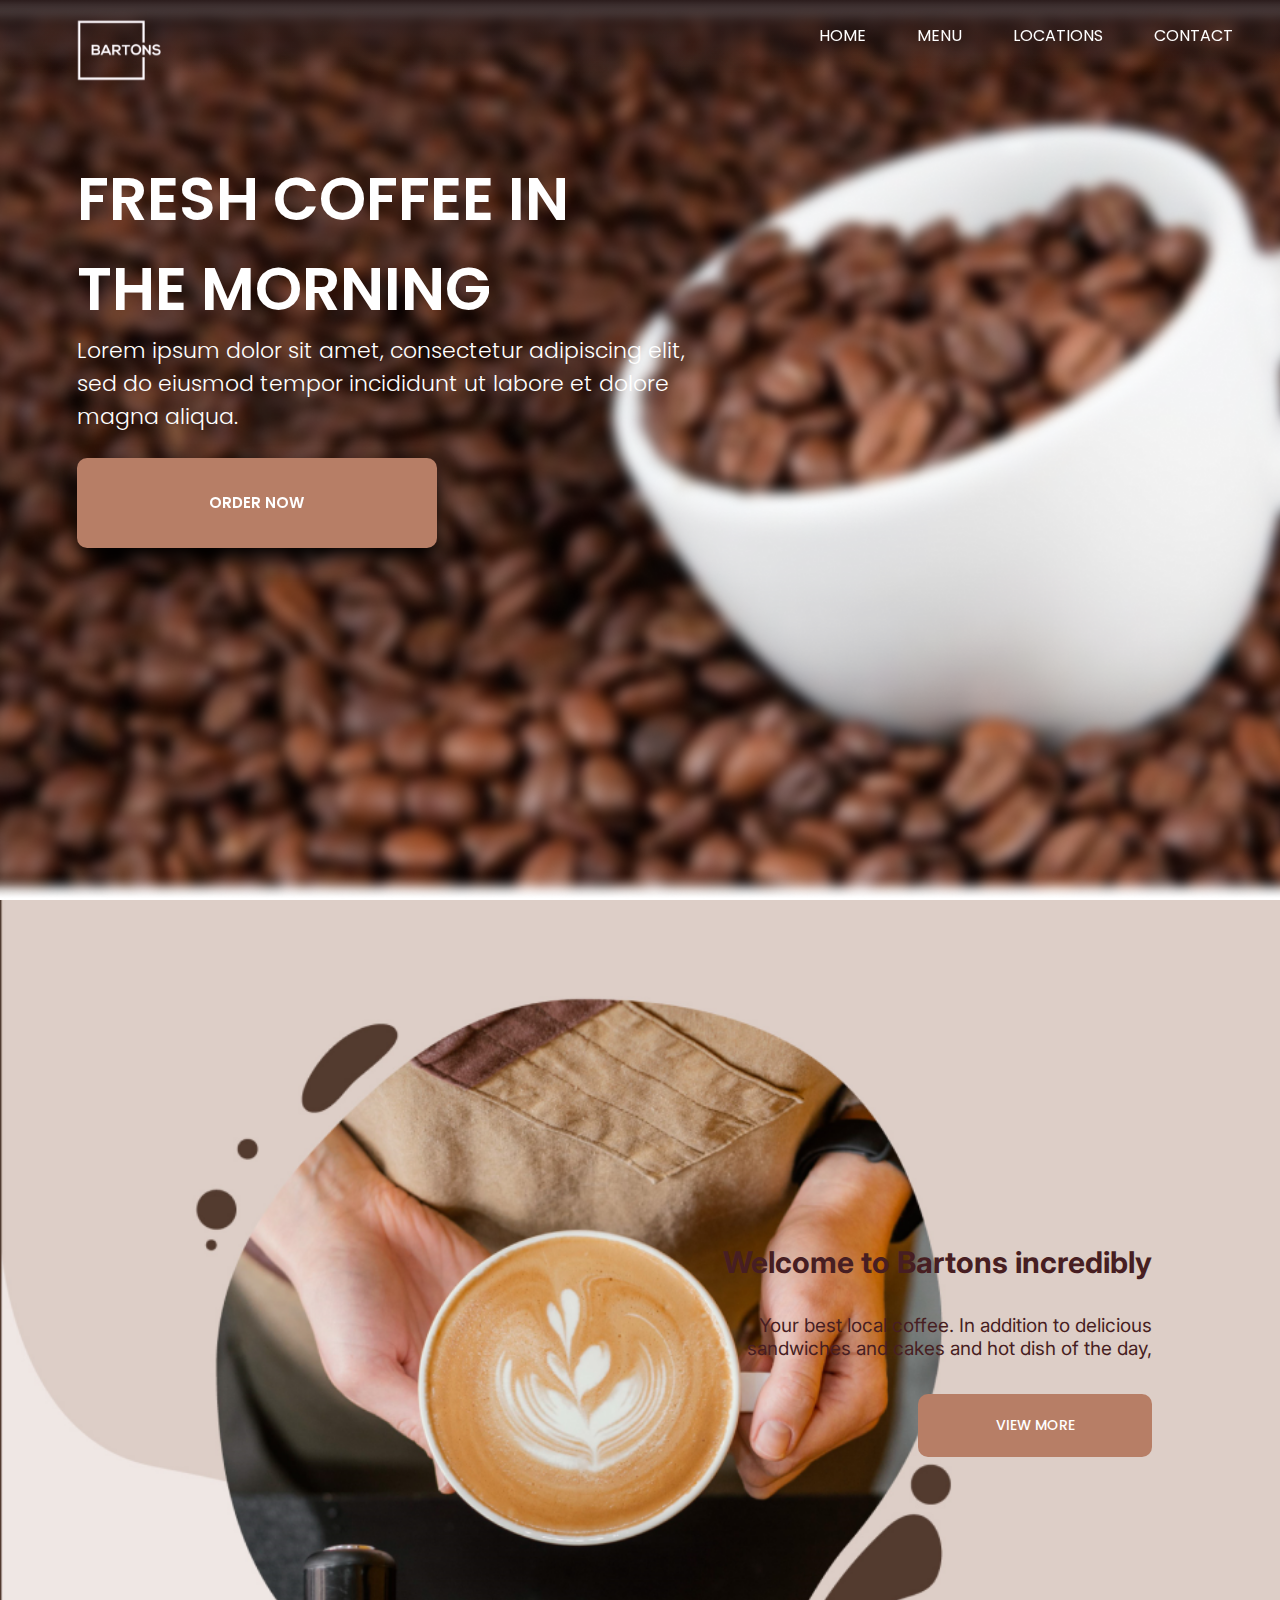
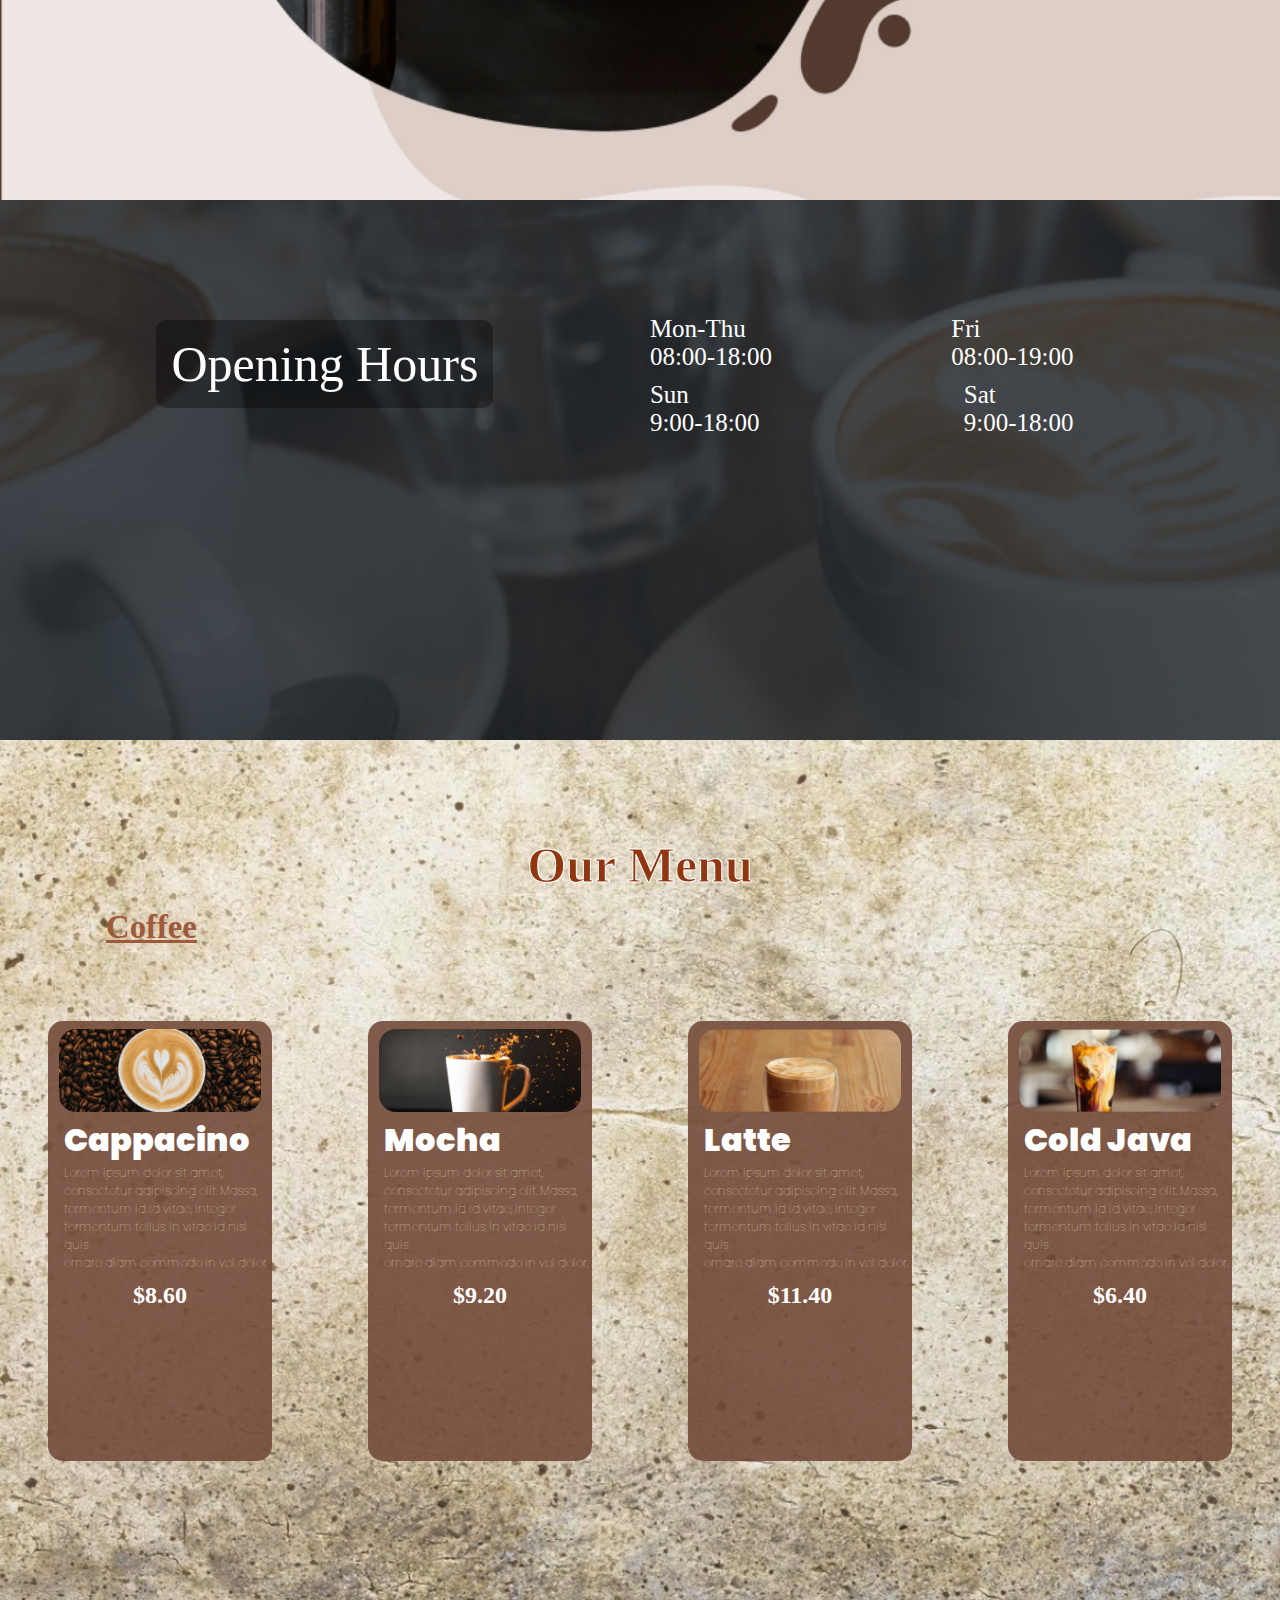
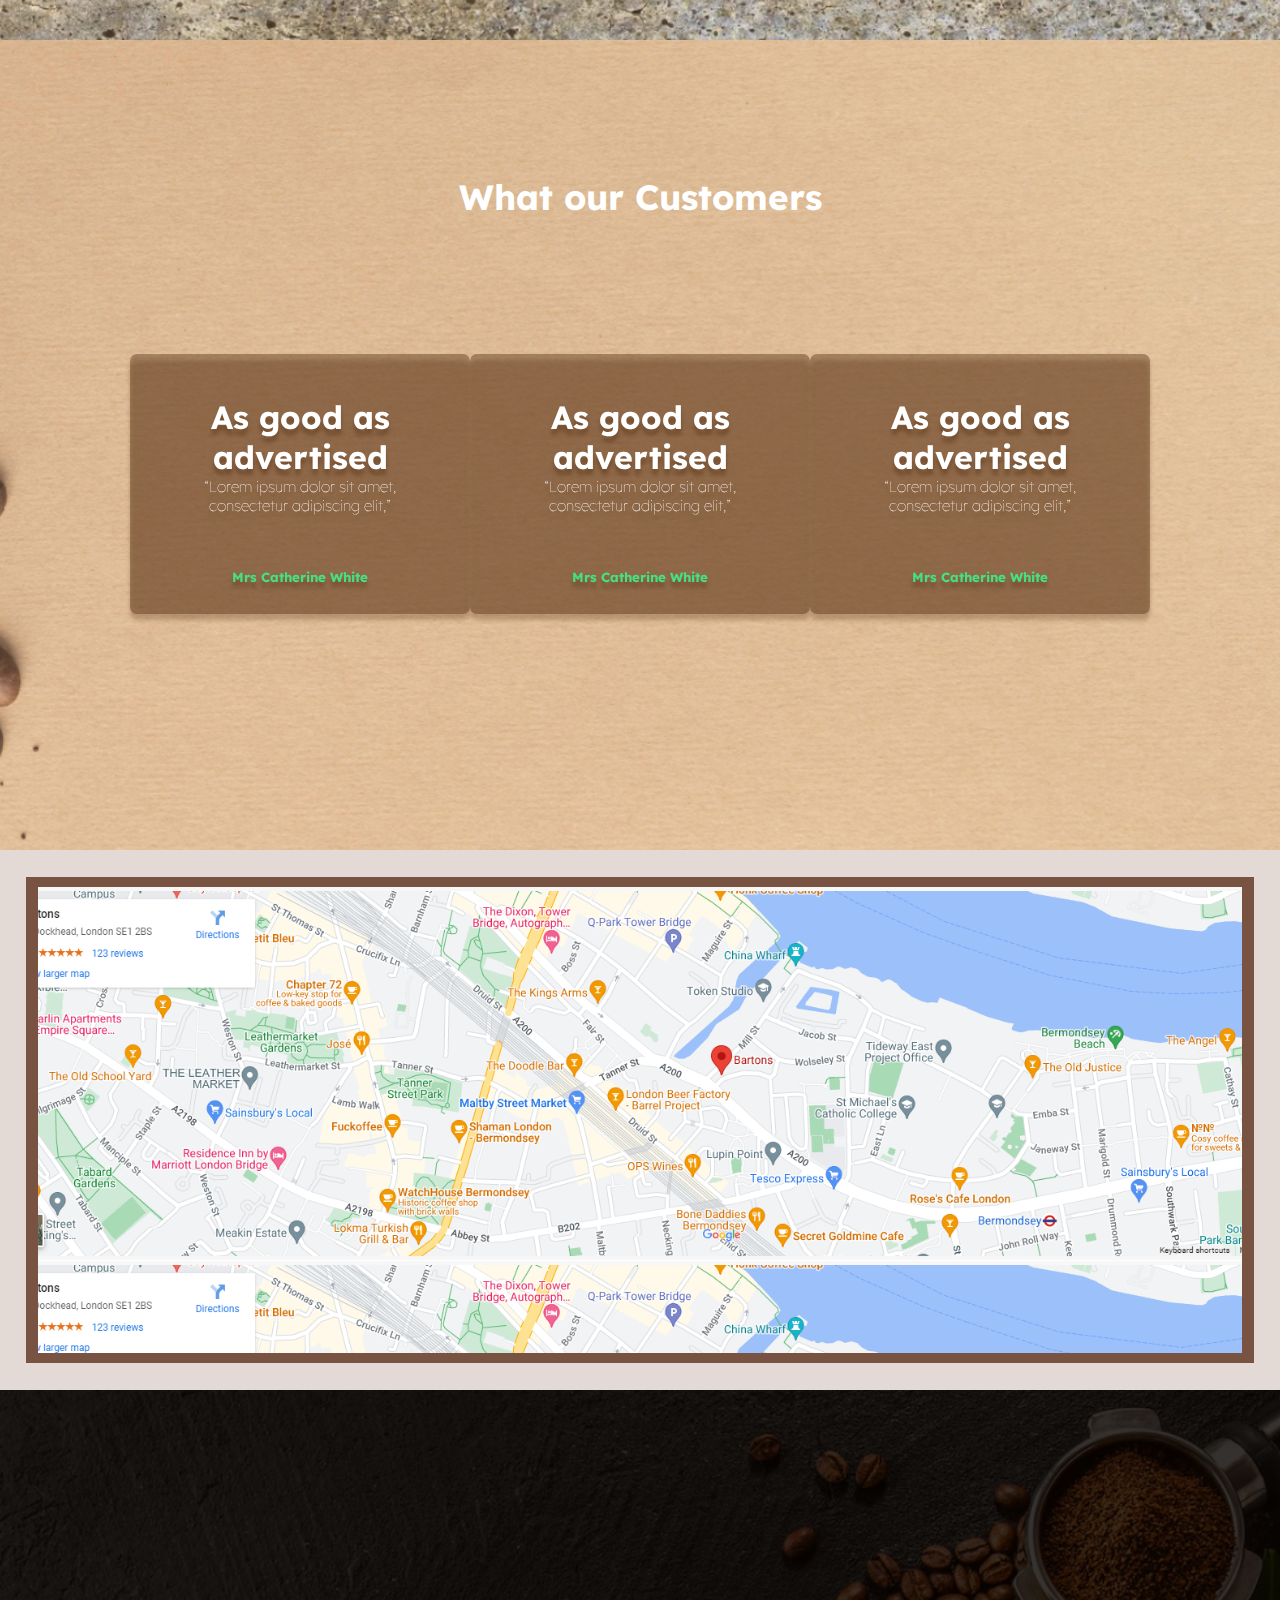
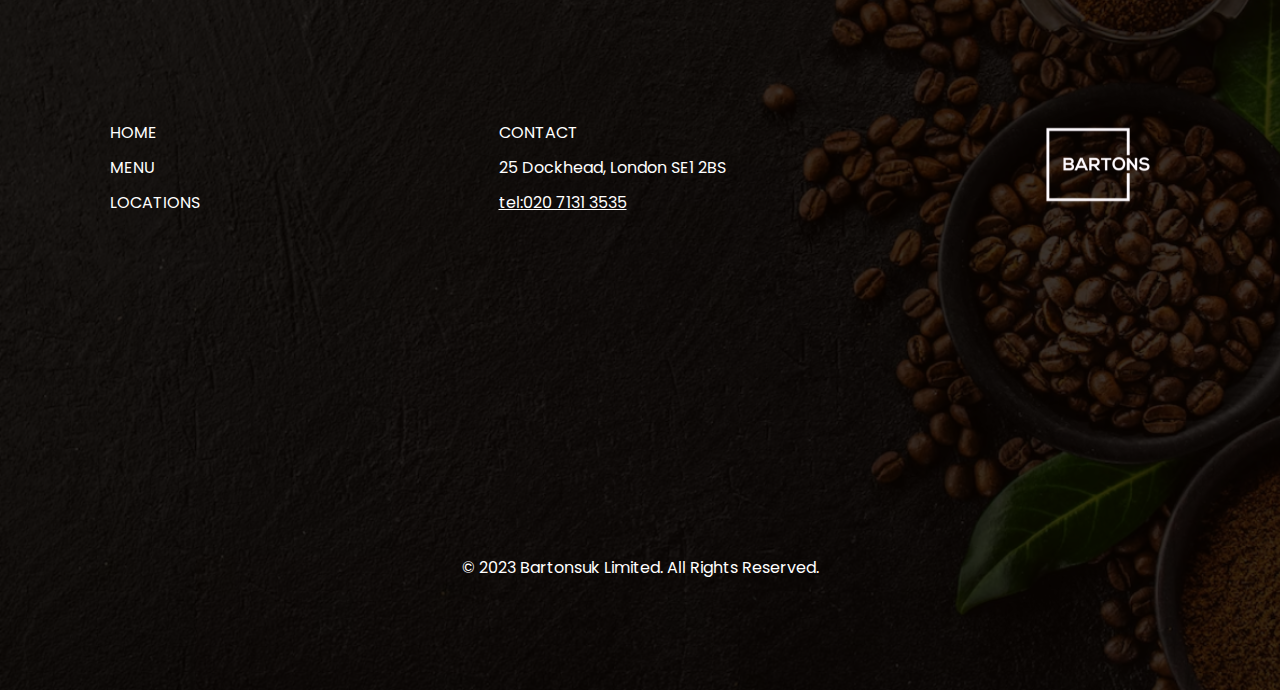
<file: index.html>
<!DOCTYPE html>
<html lang="en">

<head>
  <meta charset="UTF-8">
  <meta name="viewport" content="width=device-width, initial-scale=1.0">
  <title>Cappuccino & Code</title>
  <link rel="stylesheet" href="style.css">
</head>

<body>
  <section class="homepage1">
    <section class="navbar">
      <div class="logo"><img src="images/image 1.png" alt=""></div>
      <div class="navmenu">
        <a  class="active" href="index.html">HOME</a>
        <a class="active" href="menu.html">MENU</a>
        <a class="active" href="locations.html">LOCATIONS</a>
        <a class="active" href="contact.html">CONTACT</a>
      </div>

    </section>
    <div class="description">
      <h1>FRESH COFFEE IN <br>THE MORNING</h1>
      <p>Lorem ipsum dolor sit amet, consectetur adipiscing elit,<br> sed do eiusmod tempor incididunt ut labore et
        dolore<br> magna aliqua. </p>
      <a href="menu.html"><button class="ordernow">
          ORDER NOW
        </button></a>
    </div>

    <!-- about -->
  </section>
  <section class="Bartons">
    <div class="About">
      <h1>Welcome to Bartons incredibly</h1>
      <p>Your best local coffee. In addition to delicious<br> sandwiches and cakes and hot dish of the day, </p>
      <button class="about-button">VIEW MORE</button>
    </div>
  </section>
  <!-- ourHour -->
  <section class="ourHour">
    <div class="Hour">
      <div class="horaire">
        <div class="OpeningHours">
          <h1>Opening Hours </h1>
        </div>
        <div class="days">
          <div class="jour">
            <div>
              <p>Mon-Thu<br>08:00-18:00</p>
            </div>
            <div>
              <p>Fri<br>08:00-19:00</p>
            </div>

          </div>
          <div class="jour">
            <div>
              <p>Sun<br>9:00-18:00</p>
            </div>
            <div>
              <p>Sat<br>9:00-18:00</p>
            </div>

          </div>

        </div>
      </div>
    </div>

  </section>

  <!-- homeMenu -->
  <section class="menu">
    <div class="Home-menu">
        <h1>Our Menu</h1>
        <div class="Home-menu-coffee"><h3><u>Coffee</u></h3></div>
    </div>
    <div class="Icons">
        <div class="icon">
            <img src="images/Coffee.png" alt="">
            <div class="icone-text">
                <h1>Cappacino</h1>
                <p>Lorem ipsum dolor sit amet,<br>
                    consectetur adipiscing elit. Massa,<br>
                    fermentum id id vitae, integer<br>
                    fermentum tellus. In vitae id nisl quis<br>
                    ornare diam commodo in vel dolor.</p>

            </div>
            <h2>$8.60</h2>
        </div>
        <div class="icon">
            <img src="images/unsplash_F-6v14W67Ak.png" alt="">
            <div class="icone-text">
                <h1>Mocha</h1>
<p>Lorem ipsum dolor sit amet,<br>
                    consectetur adipiscing elit. Massa,<br>
                    fermentum id id vitae, integer<br>
                    fermentum tellus. In vitae id nisl quis<br>
                    ornare diam commodo in vel dolor.</p>

            </div>
            <h2>$9.20</h2>
        </div>
        <div class="icon">
            <img src="images/Mask_group.png" alt="">
            <div class="icone-text">
                <h1>Latte</h1>
                <p>Lorem ipsum dolor sit amet,<br>
                    consectetur adipiscing elit. Massa,<br>
                    fermentum id id vitae, integer<br>
                    fermentum tellus. In vitae id nisl quis<br>
                    ornare diam commodo in vel dolor.</p>

            </div>
            <h2>$11.40</h2>
        </div>
        <div class="icon">
            <img src="images/unsplash_L-sm1B4L1Ns.png" alt="">
            <div class="icone-text">
                <h1>Cold Java</h1>
                <p>Lorem ipsum dolor sit amet,<br>
                    consectetur adipiscing elit. Massa,<br>
                    fermentum id id vitae, integer<br>
                    fermentum tellus. In vitae id nisl quis<br>
                    ornare diam commodo in vel dolor.</p>

            </div>
            <h2>$6.40</h2>
        </div>
    </div>

</section>

  <!-- Costumers -->
  <section class="Costumers">
    <div class="costumers-title">
      <h1>What our Customers</h1>
    </div>
    <div class="Icons-costumers">
      <div class="icone-back">
        <h1>As good as <br> advertised</h1>
        <p>“Lorem ipsum dolor sit amet,<br> consectetur adipiscing elit,”</p>
        <h5>Mrs Catherine White</h5>
      </div>
      <div class="icone-back">
        <h1>As good as <br> advertised</h1>
        <p>“Lorem ipsum dolor sit amet,<br> consectetur adipiscing elit,”</p>
        <h5>Mrs Catherine White</h5>
      </div>
      <div class="icone-back">
        <h1>As good as <br> advertised</h1>
        <p>“Lorem ipsum dolor sit amet,<br> consectetur adipiscing elit,”</p>
        <h5>Mrs Catherine White</h5>
      </div>
    </div>
  </section>

  <!-- maps -->
  <section class="maps">
    <section class="brown">
      <section class="mapsPic"></section>
    </section>
  </section>

  <!-- Footer  -->
  <section class="footer">
    <section class="footer-background">
      <div class="footer-menu">
        <div class="footer-text ">

          <a href="index.html">HOME</a>
          <a href="menu.html">MENU</a>
          <a href="locations.html">LOCATIONS</a>

        </div>
        <div class="footer-text">
          <a href="contact.html">CONTACT</a>
          <P>25 Dockhead, London SE1 2BS</P>
          <P><u>tel:020 7131 3535</u></P>
        </div>
        <div>
          <img src="images/image 1.png" alt="">
        </div>
      </div>
      <div class="footer-rights">
        <p>© 2023 Bartonsuk Limited. All Rights Reserved.</p>
      </div>
    </section>
  </section>



  <body>
</file>
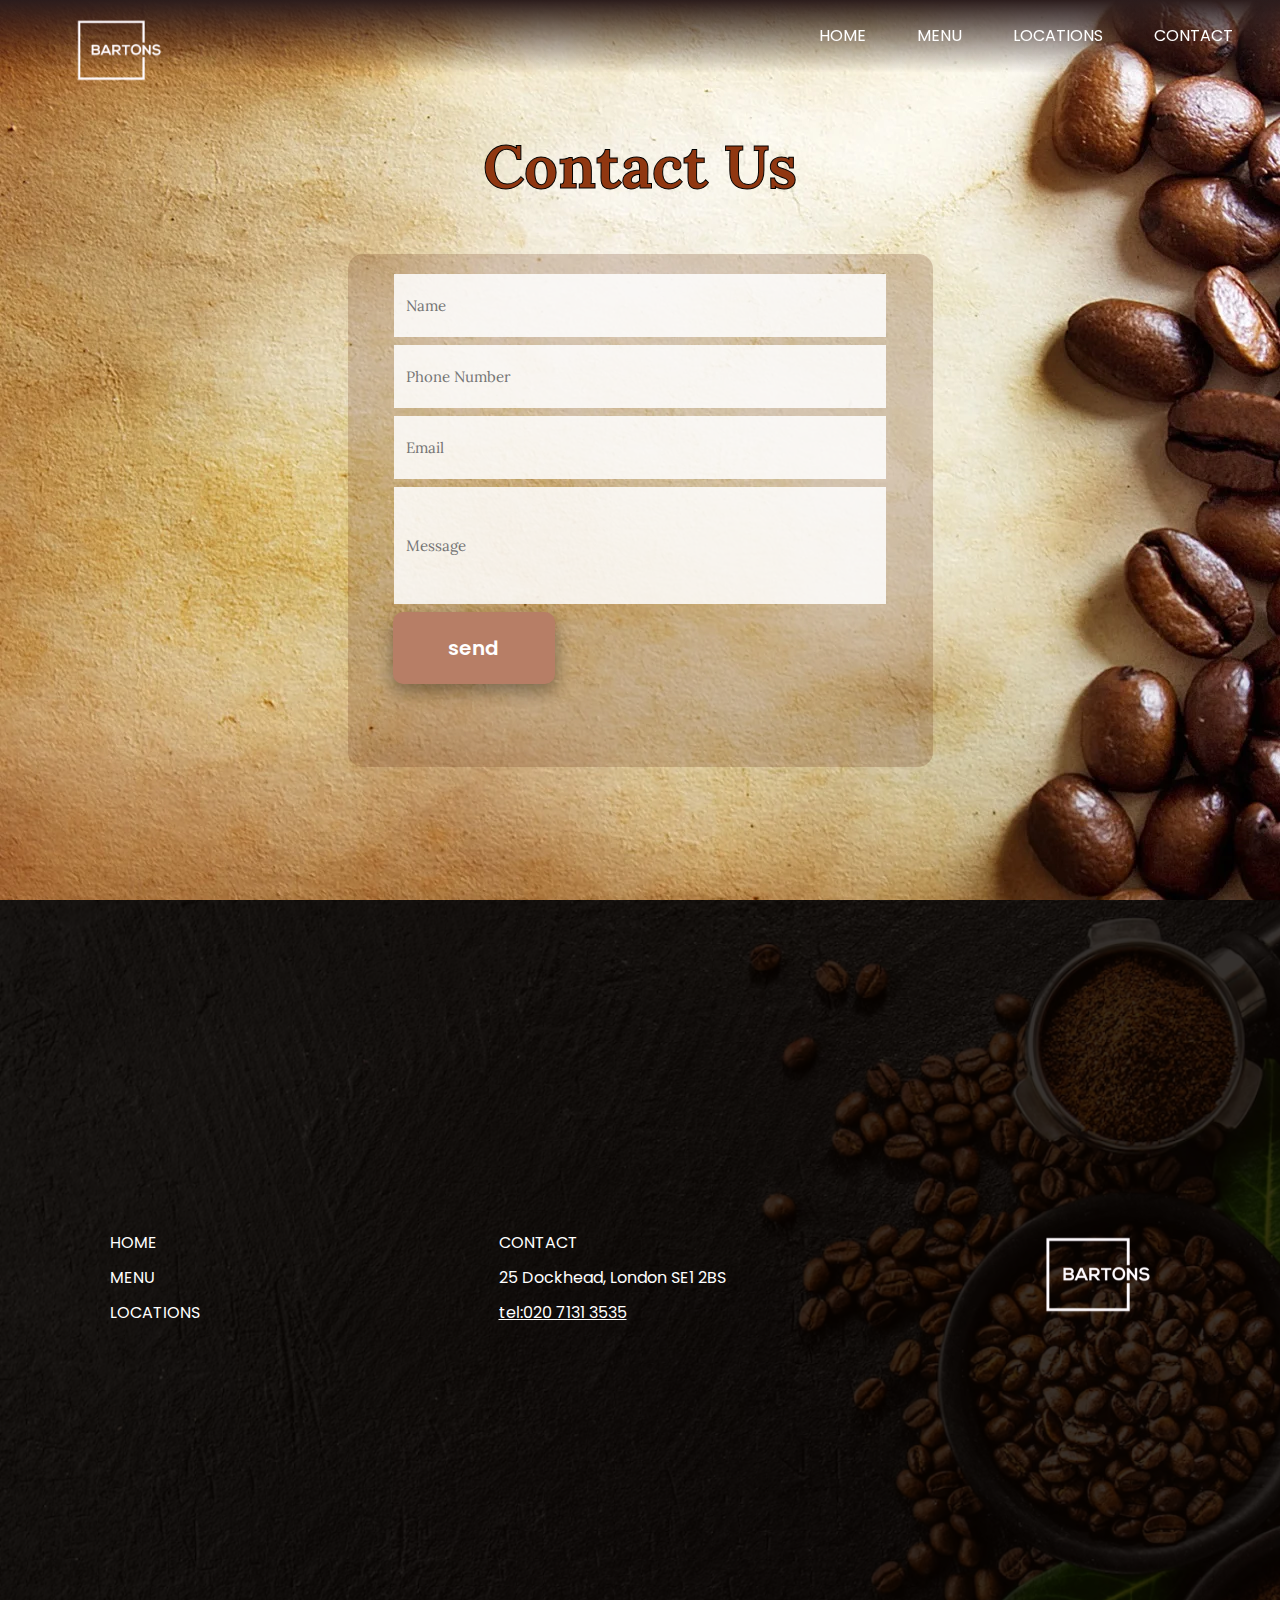
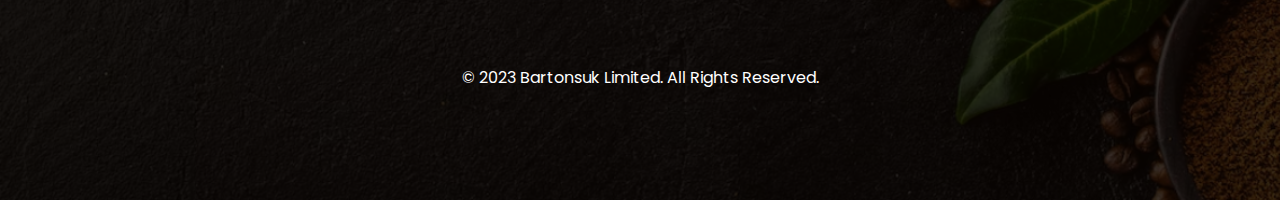
<file: contact.html>
<!DOCTYPE html>
<html lang="en">

<head>
  <meta charset="UTF-8">
  <meta name="viewport" content="width=device-width, initial-scale=1.0">
  <title>Cappuccino & Code</title>
  <link rel="stylesheet" href="style.css">
</head>

<body>

  <section class="contact-page">
    <section class="navbar">
      <div class="logo"><img src="images/image 1.png" alt=""></div>
      <div class="navmenu">
        <a class="active" href="index.html">HOME</a>
        <a class="active" href="menu.html">MENU</a>
        <a class="active" href="locations.html">LOCATIONS</a>
        <a class="active" href="contact.html">CONTACT</a>
      </div>
    </section>
    <div class="titlepagecontact">
      <h1>Contact Us</h1>
    </div>
    <section class="inputs">
      <div class="inputbackground">
        <form class="contact-inputs">

          <input class="input" type="text" name="name" placeholder="Name">
          <input class="input" type="tel" name="Phone" placeholder="Phone Number">
          <input class="input" type="email" name="email" placeholder="Email">
          <input class="inputmessage" type="text" name="text" placeholder="Message">
          <button class="send-button">
            send
          </button>
        </form>
      </div>
    </section>
  </section>
  <!-- Footer -->
  <section class="footer">
    <section class="footer-background">
      <div class="footer-menu">
        <div class="footer-text ">

          <a href="index.html">HOME</a>
          <a href="menu.html">MENU</a>
          <a href="locations.html">LOCATIONS</a>

        </div>
        <div class="footer-text">
          <a href="contact.html">CONTACT</a>
          <P>25 Dockhead, London SE1 2BS</P>
          <P><u>tel:020 7131 3535</u></P>
        </div>
        <div>
          <img src="images/image 1.png" alt="">
        </div>
      </div>
      <div class="footer-rights">
        <p>© 2023 Bartonsuk Limited. All Rights Reserved.</p>
      </div>
    </section>
  </section>
</body>

</html>
</file>
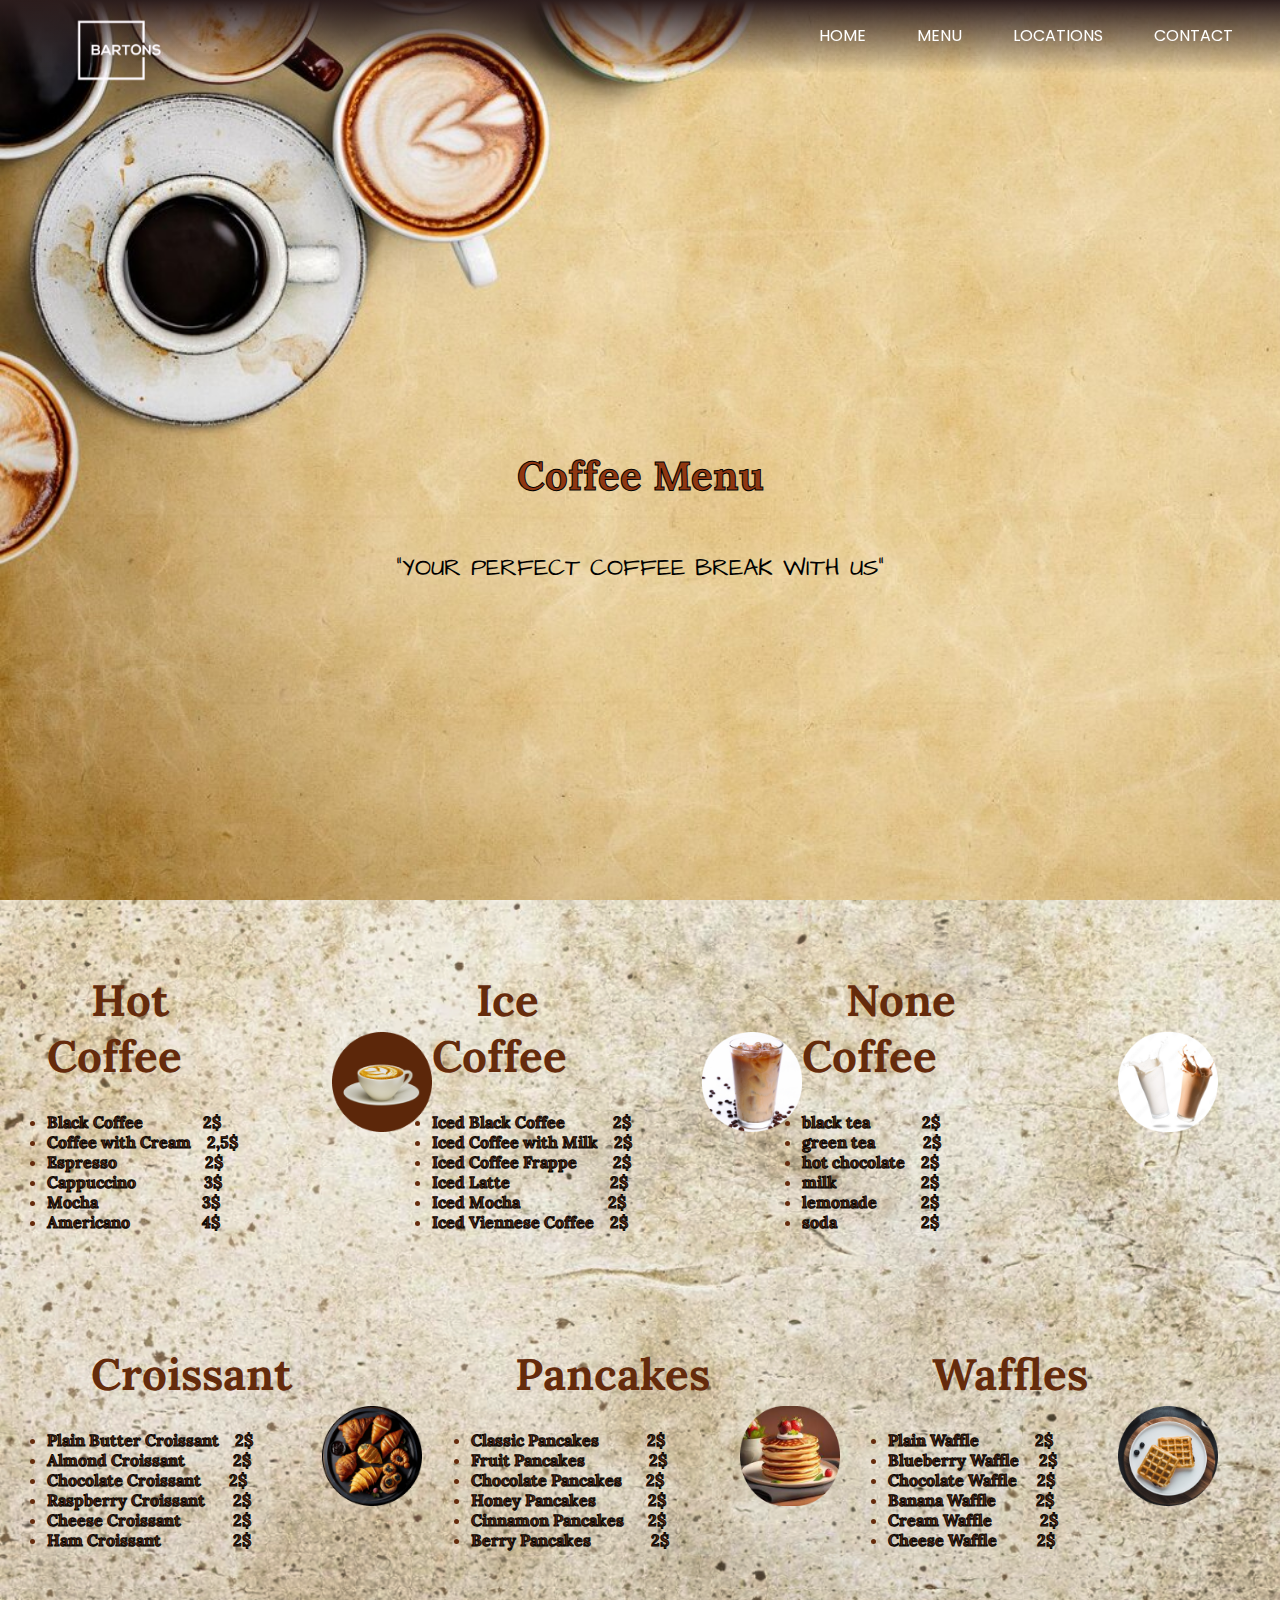
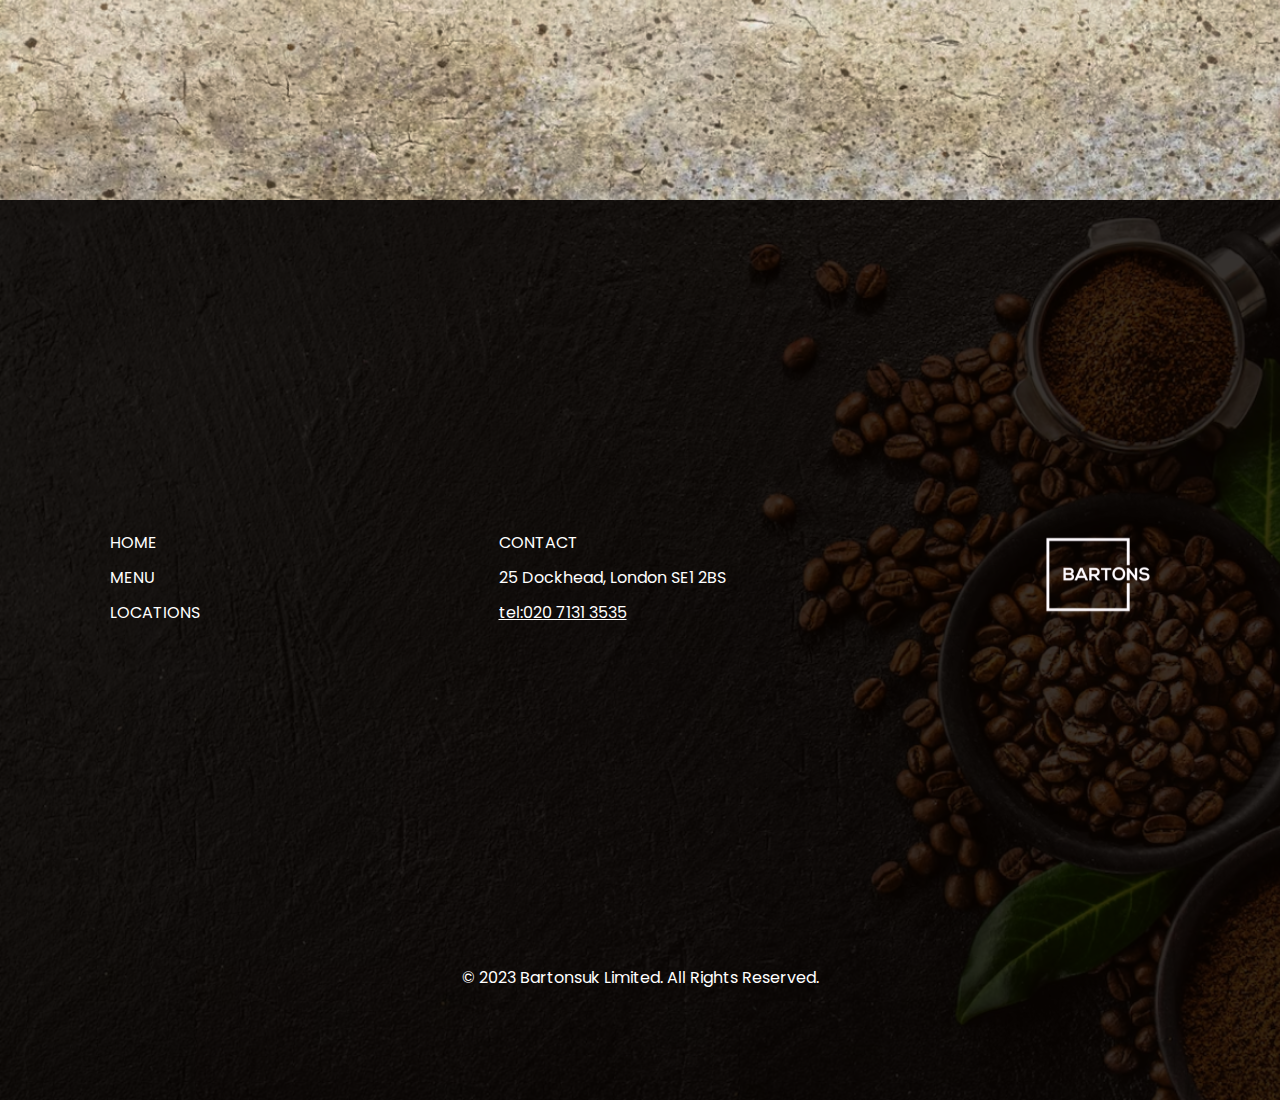
<file: menu.html>
<!DOCTYPE html>
<html lang="en">

<head>
    <meta charset="UTF-8">
    <meta name="viewport" content="width=device-width, initial-scale=1.0">
    <title>Cappuccino & Code</title>
    <link rel="stylesheet" href="style.css">
</head>

<body>

    <section class="Menu-page">
        <section class="navbar">
            <div class="logo"><img src="images/image 1.png" alt=""></div>
            <div class="navmenu">
                <a class="active"  href="index.html">HOME</a>
                <a class="active" href="menu.html">MENU</a>
                <a class="active" href="locations.html">LOCATIONS</a>
                <a class="active" href="contact.html">CONTACT</a>
            </div>
        </section>
        <div class="ecriture">
            <h1>Coffee Menu</h1>
            <p>“YOUR PERFECT COFFEE BREAK WITH US”</p>
        </div>
    </section>

    <section class="Menu-price">
        <section class="choices">
            <div class="Drinks"> 
                <div>
                    <ul>
                        <h1>&emsp;Hot Coffee</h1><br>
                        <li>Black Coffee &emsp;&emsp;&emsp;&ensp;2$</li>
                        <li>Coffee with Cream&emsp;2,5$</li>
                        <li>Espresso &emsp;&emsp;&emsp;&emsp;&emsp; 2$</li>
                        <li>Cappuccino &emsp;&emsp;&emsp;&emsp;3$</li>
                        <li>Mocha &emsp;&emsp;&emsp;&emsp;&emsp;&emsp; 3$</li>
                        <li>Americano&emsp;&emsp;&emsp;&emsp;&ensp;4$</li>
                    </ul>
                    </div>
                <div class="drink-logo">
                    <img src="images/Hotcoffee.png" alt="">
                </div>
            </div>
            <div class="Drinks">
                
                <div>
                    <ul>
                        <h1>&emsp;Ice Coffee</h1><br>
                        <li>Iced Black Coffee &emsp;&emsp;&ensp; 2$</li>
                        <li>Iced Coffee with Milk&emsp;2$</li>
                        <li>Iced Coffee Frappe &emsp;&emsp;2$</li>
                        <li>Iced Latte&emsp;&emsp;&emsp;&emsp;&emsp;&emsp; 2$</li>
                        <li>Iced Mocha &emsp;&emsp;&emsp;&emsp;&emsp; 2$</li>
                        <li>Iced Viennese Coffee&emsp;2$</li>
                    </ul>
                    </div>
                <div class="drink-logo">
                    <img src="images/cold-coffee 1.png" alt="">
                </div>
            </div>
            <div class="Drinks">
                
                <div>
                    <ul>
                        <h1>&emsp;None Coffee</h1><br>
                        <li>black tea &emsp;&emsp;&emsp;2$</li>
                        <li>green tea&emsp;&emsp;&emsp;2$</li>
                        <li>hot chocolate&emsp;2$</li>
                        <li>milk &emsp;&emsp;&emsp;&emsp;&emsp;2$</li>
                        <li>lemonade &emsp; &emsp; 2$</li>
                        <li>soda &emsp; &emsp;&emsp;&emsp;&ensp; 2$</li>
                    </ul>
                    </div>
                <div class="drink-logo">
                    <img src="images/noneCofeeimg.png" alt="">
                </div>
            </div>
        </section>
        <section class="choices">
            <div class="Drinks">
                
                <div>
                    <ul>
                        <h1> &emsp;Croissant</h1><br>
                        <li> Plain Butter Croissant&emsp;2$</li>
                        <li> Almond Croissant &emsp;&emsp;&ensp; 2$</li>
                        <li>Chocolate Croissant&emsp; &ensp;2$</li>
                        <li>Raspberry Croissant&emsp;&ensp; 2$</li>
                        <li>Cheese Croissant&emsp;&emsp; &emsp;2$</li>
                        <li> Ham Croissant &emsp;&emsp;&emsp;&emsp; 2$</li>
                    </ul>
                    </div>
                <div class="drink-logo">
                    <img src="images/coissantimf 1.png" alt="">
                </div>
            </div>
            <div class="Drinks">
                
                <div>
                    <ul>
                        <h1> &emsp;Pancakes</h1><br>
                        <li> Classic Pancakes&emsp; &emsp; &ensp;2$</li>
                        <li>Fruit Pancakes &emsp; &emsp; &emsp; 2$</li>
                        <li>Chocolate Pancakes &emsp; 2$</li>
                        <li>Honey Pancakes &emsp;&emsp;&emsp;2$</li>
                        <li>Cinnamon Pancakes &emsp; 2$</li>
                        <li>Berry Pancakes&emsp; &emsp; &emsp; 2$</li>
                    </ul>
                    </div>
                <div class="drink-logo"> 
                    <img src="images/imagepancake 1.png" alt="">
                </div>
            </div>
            <div class="Drinks">
                
                <div>
                    <ul>
                        <h1> &emsp;Waffles</h1><br>
                        <li>Plain Waffle&emsp;&emsp;&emsp;&ensp;2$</li>
                        <li>Blueberry Waffle  &emsp;2$</li>
                        <li>Chocolate Waffle  &emsp;2$</li>
                        <li> Banana  Waffle &emsp;&emsp; 2$</li>
                        <li>Cream Waffle&emsp;&emsp;&emsp;2$</li>
                        <li>Cheese Waffle&emsp;&emsp;&ensp;2$</li>
                    </ul>
                    </div>
                <div class="drink-logo">
                    <img src="images/wafflepic 1.png" alt="">
                </div>
            </div>
        </section>
        

    </section>
    <!-- Footer -->
    <section class="footer">
        <section class="footer-background">
        <div class="footer-menu">
            <div class="footer-text ">
                
                <a href="index.html">HOME</a>
                <a href="menu.html">MENU</a> 
                <a href="locations.html">LOCATIONS</a>
            
            </div>
            <div class="footer-text">
                <a href="contact.html">CONTACT</a>
                <P>25 Dockhead, London SE1 2BS</P>
                <P><u>tel:020 7131 3535</u></P>
            </div>
            <div>
                <img src="images/image 1.png" alt="">
            </div>
        </div>
        <div class="footer-rights">
            <p>© 2023 Bartonsuk Limited. All Rights Reserved.</p>
        </div>
    </section>
    </section>

</body>

</html>
</file>
<file: style.css>
@import url('https://fonts.googleapis.com/css2?family=Lora:wght@400;500;600;700&family=Open+Sans:ital,wght@0,300;1,300&family=Poppins:wght@200&display=swap');
@import url('https://fonts.googleapis.com/css2?family=Architects+Daughter&family=Lora:wght@400;500;600;700&family=Open+Sans:ital,wght@0,300;1,300&family=Poppins:wght@200&display=swap');
@import url('https://fonts.googleapis.com/css2?family=Architects+Daughter&family=Lora:wght@400;500;600;700&family=Open+Sans:ital,wght@0,300;1,300&family=Poppins:ital,wght@0,200;0,500;0,600;0,700;0,800;0,900;1,400;1,500;1,600;1,700&display=swap');
@import url('https://fonts.googleapis.com/css2?family=Architects+Daughter&family=Irish+Grover&family=Lora:wght@400;500;600;700&family=Open+Sans:ital,wght@0,300;1,300&family=Poppins:ital,wght@0,200;0,500;0,600;0,700;0,800;0,900;1,400;1,500;1,600;1,700&display=swap');
@import url('https://fonts.googleapis.com/css2?family=Dancing+Script:wght@500&family=Inter:wght@500&family=Lexend:wght@100;500&family=Lora:ital@1&family=Mulish:ital,wght@0,200;0,400;1,300&family=Poppins:ital,wght@0,400;1,300&display=swap');
 @import url('https://fonts.googleapis.com/css2?family=Dancing+Script:wght@500&family=Inter:wght@500&family=Lexend:wght@100;500&family=Lora:ital@1&family=Mulish:ital,wght@0,200;0,400;1,300&family=Poppins:ital,wght@0,100;1,300&display=swap');

* {
  margin: 0;
  padding: 0;

}

a {
  text-decoration: none;
  color: inherit;
}

/* --------------------------------navBar------------------------------------ */

.active:hover{
  color: #000000;

}
.navbar {
  position: fixed;
  display: flex;
  justify-content: space-between;
  align-items: center;
  height: 90px;
  width: 100%;
  background-image: linear-gradient(180deg, rgb(44, 29, 29) 0%, rgba(255, 255, 255, 0) 81%);
  z-index: 2;
}

.navmenu a {
  margin-right: 47px;
  color: white;
  font-family: 'Poppins', sans-serif;
  font-size: 16px;
}

.navmenu {
  height: 50%;
}

.logo {
  display: flex;
  align-items: center;
  margin-top: 20px;
  margin-left: 60px;

}

.logo img {
  height: 90%;
  width: 80%;
}

/* ---------------------------------------Footer---------------------------------------- */

.footer {
  background-image: url(images/image\ 9.png);
  background-size: cover;
  height: 100vh;

}

.footer-background {
  background-color: #070300cc;
  height: 100vh;

}

.footer-menu {
  height: 85%;
  display: flex;
  justify-content: space-between;
  align-items: center;
  padding: 0px 110px 0px 110px;
}

.footer-text a,
p {
  display: block;
  color: white;
  text-decoration: none;
  margin-bottom: 10px;
  font-family: 'Poppins', sans-serif;
}



.footer-rights {
  color: #FFF;
  display: flex;
  justify-content: center;
  font-family: 'Poppins', sans-serif;
}

/* ----------------------------------------page menu-------------------------------------------- */

.Menu-page {
  background-image: url(images/imagecoffeemenu.png);
  background-size: cover;
  height: 100vh;
}

.ecriture {
  text-align: center;
}

.ecriture h1 {

  color: #903711;
  padding-top: 50vh;
  font-size: 40px;
  font-family: 'Lora';
  -webkit-text-stroke: 1px #000000;
}

.ecriture p {
  font-family: 'Architects Daughter', cursive;
  color: #000000;
  font-size: 24px;
  padding-top: 50px;
}

.Menu-price {
  background-image: url(images/image\ 6.png);
  background-size: cover;
  height: 100vh;
}

.choices {
  display: flex;
  justify-content: space-between;
  padding: 72px 62px 42px 47px;

}

.Drinks {
  display: flex;
  justify-content: space-between;
  color: #652b0c;
  font-size: 22px;
  font-family: 'Lora', sans-serif;
}

.Drinks li {
  -webkit-text-stroke: 1px #060606;
  font-size: 16px;
  color: #652b0c;
  font-weight: 700;

}

.drink-logo img {
  padding-top: 60px;
  padding-left: 30px;
  height: 100px;
  width: 100px;
}



/* -------------------------------------page locations--------------------------------------- */

.locations-page {
  background-image: url(images/localimg.png);
  background-size: cover;
  height: 100vh;
}

.titlepage {
  display: flex;
  justify-content: center;
  color: #ffffff;
  padding-top: 9%;
  font-size: 25px;
  font-family: 'Lora', sans-serif;
  -webkit-text-stroke: 2px #903711;
}

.picLocations {
  display: flex;
  justify-content: space-evenly;
  margin-top: 4%;
}

.picLocations img:hover {
  transform: scale(1.1);
}

.picLocations div img {
  width: 340px;
  height: 230px;
}

.locations-page p {
  display: flex;
  justify-content: center;
  font-family: 'Lora', sans-serif;
  font-size: 24px;
  background-color: rgba(255, 255, 255, 0.199);
  width: 50%;
  margin: auto;
  padding: 10px 0 10px 0;
  margin-top: 3%;
}


/* ---------------------------------------page contact----------------------------------------- */
.contact-page {
  background-image: url(images/contactusimage.png);
  background-size: cover;
  height: 100vh;
}

.titlepagecontact {
  display: flex;
  justify-content: center;
  color: #903711;
  padding-top: 10%;
  font-size: 30px;
  font-family: 'Lora', sans-serif;
  -webkit-text-stroke: 1px #000000;
}

.inputs {
  height: auto;
  display: flex;
  justify-content: center;
  align-items: center;
  margin: 50px;
}

.inputbackground {
  background-color: #652b0c36;
  height: 57vh;
  width: 65vh;
  border-radius: 15px;
}

.contact-inputs {
  display: flex;
  justify-content: center;
  align-items: center;
  flex-direction: column;
  padding-top: 20px;


}


.inputmessage {
  height: 13vh !important;
}

input[type=text],
input[type=tel],
input[type=email] {
  margin-bottom: 8px;
  padding: 0px 12px;
  border: 0px;
  width: 80%;
  height: 7vh;
  font-family: 'Lora';
  font-size: 15px;
  background-color: #ffffffd9;


}

.send-button {
  width: 18vh;
  height: 8vh;
  font-size: 20px;
  border-radius: 10px;
  background-color: #B77E66;
  border: 0px;
  color: #ffffff;
  margin-right: 37vh;
  font-family: 'Poppins', sans-serif;
  font-weight: 600;
  box-shadow: 0 8px 16px 0 rgba(0, 0, 0, 0.2), 0 6px 20px 0 rgba(0, 0, 0, 0.19);
  cursor: pointer;
}

/* -----------------------------------------page home---------------------------------------- */
.homepage1 {
  background-image: url(images/imageHomePage.png);
  background-size: cover;
  height: 100vh;
}

.description {
  padding-left: 6%;
  padding-top: 12%;
}

.description h1 {
  color: #FFF;
  font-size: 60px;
  font-weight: 600;
  font-family: 'Poppins', sans-serif;

}

.description p {
  color: #FFF;
  font-family: 'Poppins', sans-serif;
  font-size: 22px;
  font-weight: 300;
}

.ordernow {
  width: 40vh;
  height: 10vh;
  font-size: 15px;
  margin-top: 15px;
  border-radius: 10px;
  background-color: #B77E66;
  border: 0px;
  color: #ffffff;
  font-family: 'Poppins', sans-serif;
  font-weight: 600;
  filter: drop-shadow(0px 10px 10px black);
  cursor: pointer;

}

/* about */
.Bartons {
  background-image: url(images/image\ 7.png);
  background-size: cover;
  height: 100vh;
  display: flex;
  justify-content: right;
  align-items: center;
  text-align: right;
}

.About {
  padding-right: 10%;
}

.About h1 {
  font-size: 30px;
  font-family: 'Inter', sans-serif;
  color: #471E22;
  margin-bottom: 34px;
}

.About p {
  margin-bottom: 34px;
  font-family: 'Inter', sans-serif;
  color: #471E22;
  font-size: 19px;
}

.about-button {

  width: 26vh;
  height: 7vh;
  font-size: 14px;
  border-radius: 10px;
  background-color: #B77E66;
  border: 0px;
  color: #ffffff;
  font-family: 'Poppins', sans-serif;
  font-weight: 500;
  cursor: pointer;
}

/* ourhour */
.ourHour {
  background-image: url(images/image\ 4.png);
  background-size: cover;
  width: 100%;
  height: 60vh;
  font-family: 'Irish Grover';
  color: #FFF;

}


.horaire {
  display: flex;
  justify-content: space-evenly;
  height: 50%;


}

.OpeningHours {
  display: flex;
  justify-content: center;
  align-items: center;
  margin-top: 5em;

}

.horaire h1 {

  background-size: 100px;
  background-color: #00000056;
  padding: 15px;
  font-size: 50px;
  font-weight: 300;
  border-radius: 10px;

}

.horaire p {
  display: flex;
  justify-content: space-between;
  align-items: center;
  padding-right: 50px;
  font-size: 25px;
  font-family: 'Irish Grover';

}

.days {
  padding-top: 9%;
  width: 37%;
}

.jour {

  display: flex;
  justify-content: space-between;
}

/* costumers */
.Costumers {
  background-image: url(images/top-view-bowls-with-coffee-beans-powder\ 1.png);
  background-size: cover;
  background-repeat: no-repeat;
  background-position: center center;
  height: 90vh;



}

.costumers-title {
  padding-top: 15vh;
}

.costumers-title h1 {
  text-align: center;
  font-size: 35px;
  font-family: 'Lexend', sans-serif;
  margin-bottom: 15vh;
  color: white;



}

.Icons-costumers {
  display: flex;
  justify-content: space-between;
  padding: 0px 130px 0px 130px;
}

.icone-back {
  background-color: #58311570;
  text-align: center;
  height: 217px;
  width: 51vh;
  padding-top: 43px;
  border-radius: 7px;
  filter: drop-shadow(0px 6px 2px #583115a9);
}

.icone-back h1 {

  color: white;
  font-family: 'Lexend', sans-serif;
}

.icone-back p {
  margin-bottom: 6vh;
  color: white;
  font-family: 'Lexend', sans-serif;
  font-size: 15px;
  font-weight: 100;


}

.icone-back h5 {
  color: #44E183;
  font-family: 'Lexend', sans-serif;
}
/* homeMenu */
.menu{
  background-image: url(images/image\ 6.png);
  background-size: cover;
  height: 100vh;

}
.Home-menu{
  height: 15%;
  padding-top: 6em ;

}
.Home-menu h1{
  display: flex;
  justify-content: center;
  align-items: center;
  font-size: 50px;
  color: #903711;
  -webkit-text-stroke: 1px white;
}
.Home-menu-coffee{
  font-size: 28px;
padding: 15px 0px 0px 106px;
color: #9E5A3D;



}

.Icons{
  height: 60vh;
  display: flex;
  justify-content: space-evenly;
  align-items: center;

}
.icon{
  text-align: center;
  margin: 0em 3em 0em 3em ;
  background-color: #734a39e4;
  height: 80%;
  width: 36vh;
  border-radius: 15px;
  padding-top: 8px;
  color: white;



}
.icon h1{
  font-family: 'Poppins', sans-serif;
  font-weight: 900;

}
.icon p{
 color: #fffadac4; 
 font-family: 'Poppins', sans-serif;
 font-weight: 100;
 font-size: 12px;
}

.icone-text{
  text-align: left !important;
  margin-left: 1em;

}
.icon img{
  width: 90%;
  border-radius: 17px;
}
.maps{
  background-color:#E3D9D5;
  height: 60vh;
  width: auto;
  display: flex;
  justify-content: center;
  align-items: center;
}
.brown{
  background-color:#795341;
  height: 90%;
  width: 96%;
  display: flex;
  justify-content: center;
  align-items: center;

}
.mapsPic{
  background-image: url(images/image\ 8.png);
  height: 96%;
  width: 98%;
}
</file>
